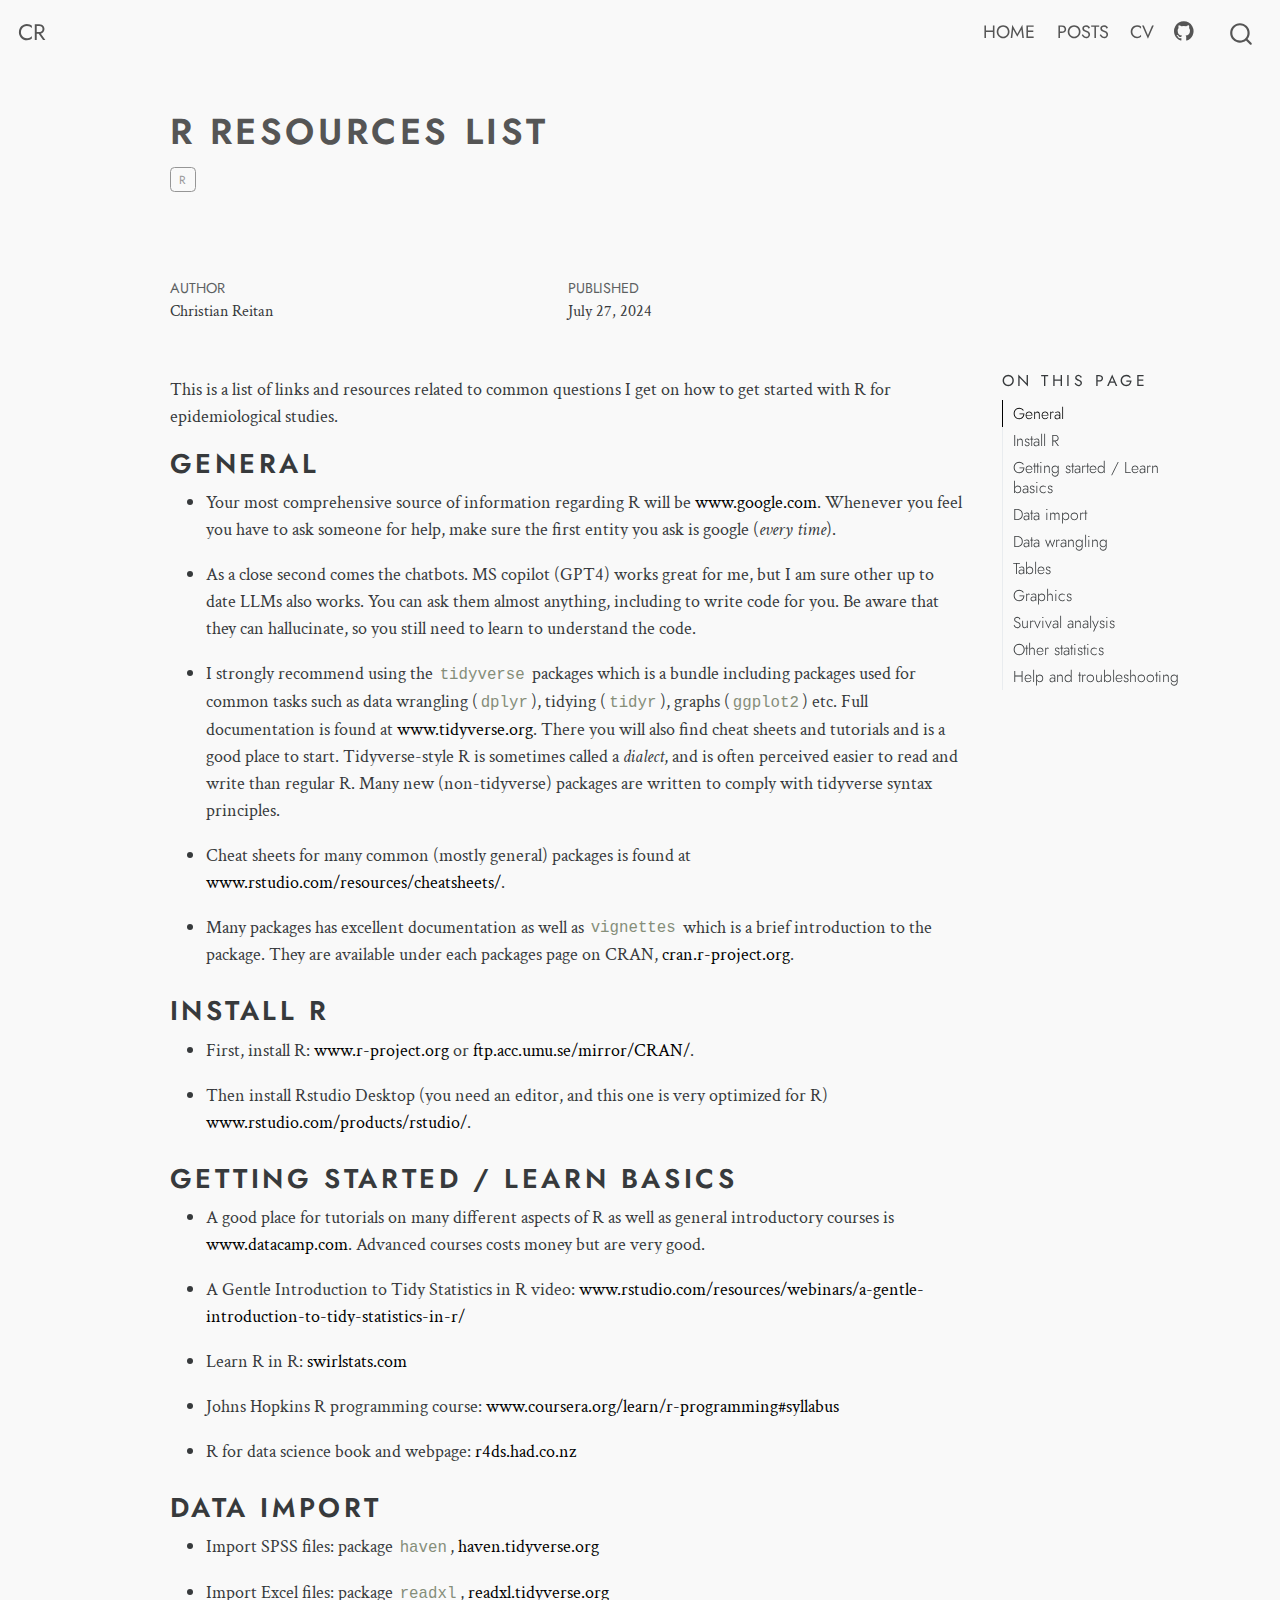
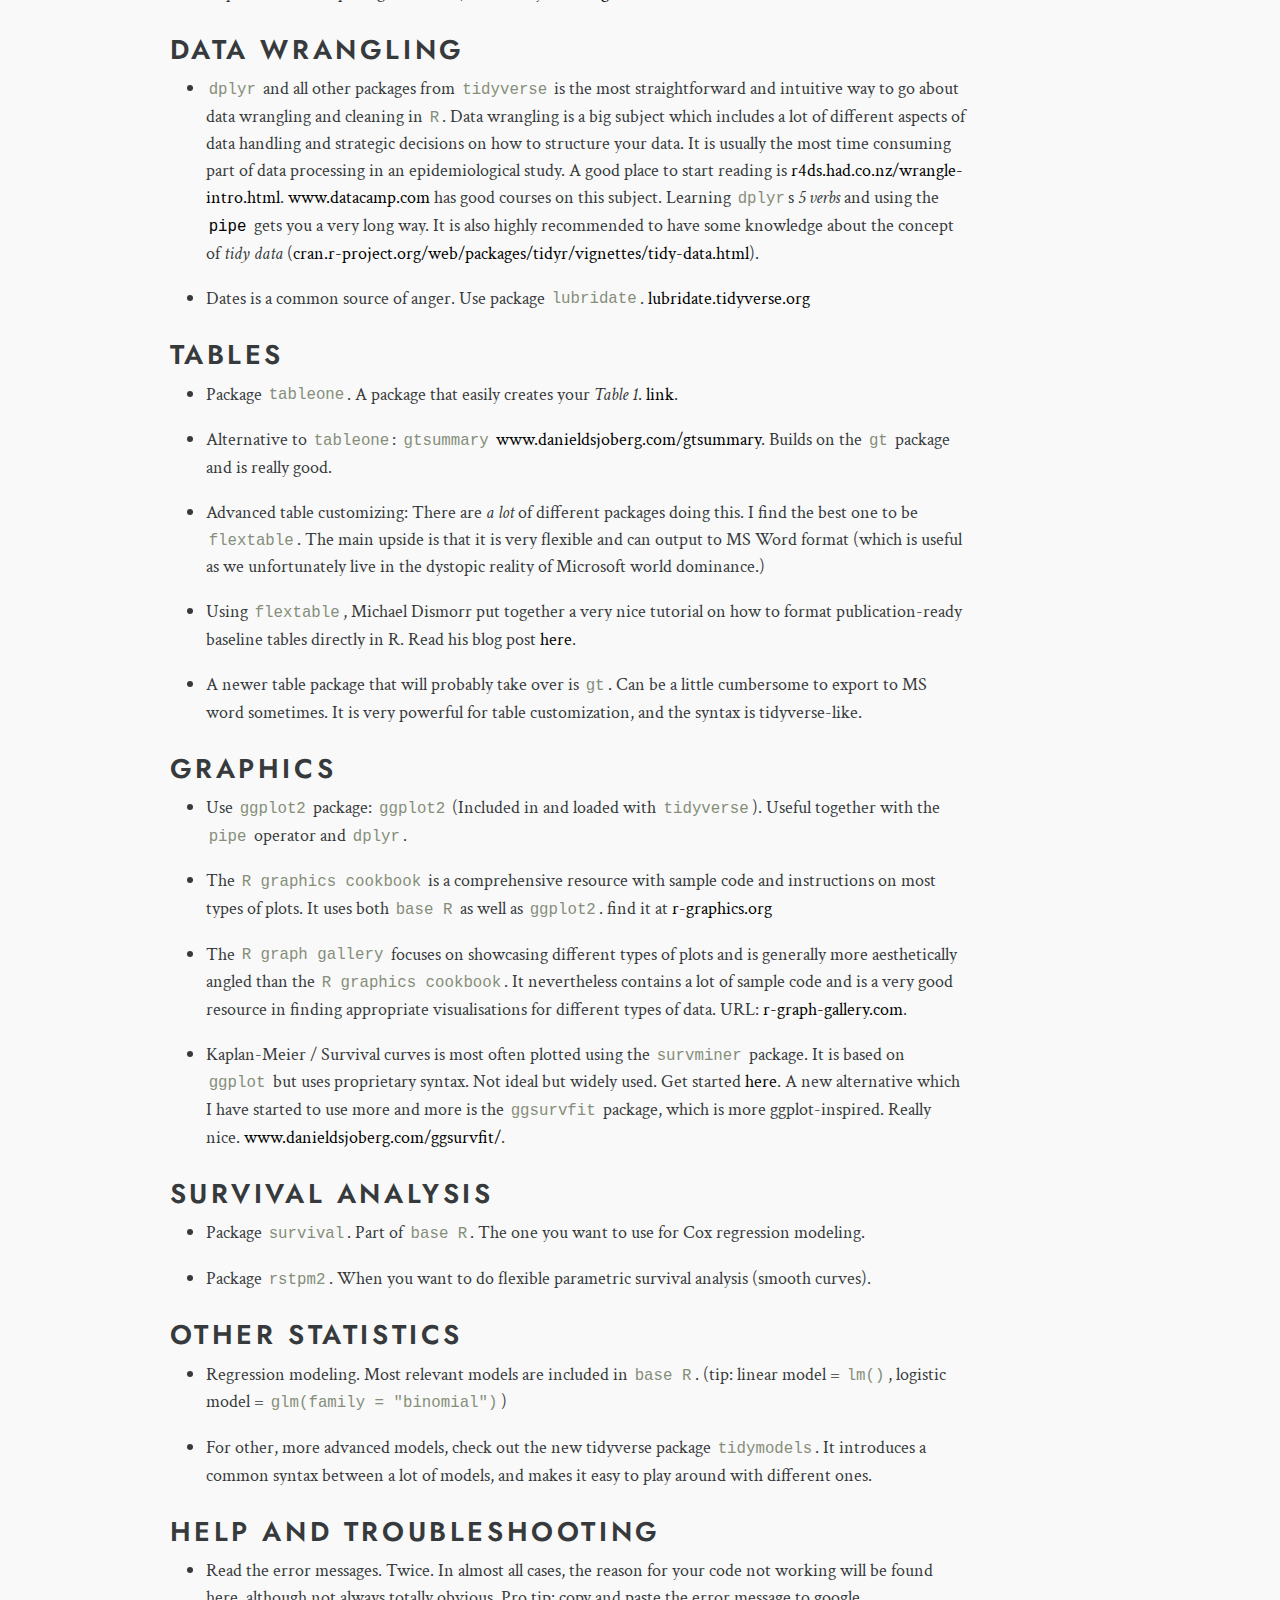
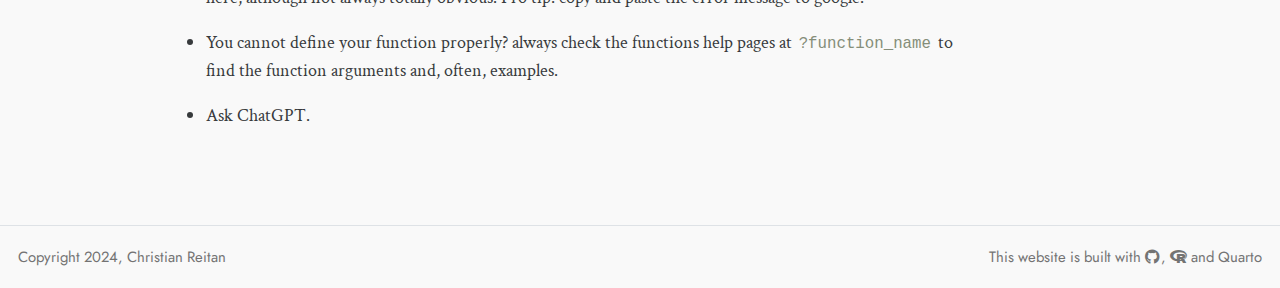
<file: posts/r_resources/index.html>
<!DOCTYPE html>
<html xmlns="http://www.w3.org/1999/xhtml" lang="en" xml:lang="en"><head>

<meta charset="utf-8">
<meta name="generator" content="quarto-1.2.269">

<meta name="viewport" content="width=device-width, initial-scale=1.0, user-scalable=yes">

<meta name="author" content="Christian Reitan">
<meta name="dcterms.date" content="2024-07-27">

<title>CR - R resources list</title>
<style>
code{white-space: pre-wrap;}
span.smallcaps{font-variant: small-caps;}
div.columns{display: flex; gap: min(4vw, 1.5em);}
div.column{flex: auto; overflow-x: auto;}
div.hanging-indent{margin-left: 1.5em; text-indent: -1.5em;}
ul.task-list{list-style: none;}
ul.task-list li input[type="checkbox"] {
  width: 0.8em;
  margin: 0 0.8em 0.2em -1.6em;
  vertical-align: middle;
}
</style>


<script src="../../site_libs/quarto-nav/quarto-nav.js"></script>
<script src="../../site_libs/quarto-nav/headroom.min.js"></script>
<script src="../../site_libs/clipboard/clipboard.min.js"></script>
<script src="../../site_libs/quarto-search/autocomplete.umd.js"></script>
<script src="../../site_libs/quarto-search/fuse.min.js"></script>
<script src="../../site_libs/quarto-search/quarto-search.js"></script>
<meta name="quarto:offset" content="../../">
<script src="../../site_libs/quarto-html/quarto.js"></script>
<script src="../../site_libs/quarto-html/popper.min.js"></script>
<script src="../../site_libs/quarto-html/tippy.umd.min.js"></script>
<script src="../../site_libs/quarto-html/anchor.min.js"></script>
<link href="../../site_libs/quarto-html/tippy.css" rel="stylesheet">
<link href="../../site_libs/quarto-html/quarto-syntax-highlighting.css" rel="stylesheet" id="quarto-text-highlighting-styles">
<script src="../../site_libs/bootstrap/bootstrap.min.js"></script>
<link href="../../site_libs/bootstrap/bootstrap-icons.css" rel="stylesheet">
<link href="../../site_libs/bootstrap/bootstrap.min.css" rel="stylesheet" id="quarto-bootstrap" data-mode="light">
<link href="../../site_libs/quarto-contrib/fontawesome6-0.1.0/all.css" rel="stylesheet">
<link href="../../site_libs/quarto-contrib/fontawesome6-0.1.0/latex-fontsize.css" rel="stylesheet">
<script id="quarto-search-options" type="application/json">{
  "location": "navbar",
  "copy-button": false,
  "collapse-after": 3,
  "panel-placement": "end",
  "type": "overlay",
  "limit": 20,
  "language": {
    "search-no-results-text": "No results",
    "search-matching-documents-text": "matching documents",
    "search-copy-link-title": "Copy link to search",
    "search-hide-matches-text": "Hide additional matches",
    "search-more-match-text": "more match in this document",
    "search-more-matches-text": "more matches in this document",
    "search-clear-button-title": "Clear",
    "search-detached-cancel-button-title": "Cancel",
    "search-submit-button-title": "Submit"
  }
}</script>


</head>

<body class="nav-fixed">

<div id="quarto-search-results"></div>
  <header id="quarto-header" class="headroom fixed-top">
    <nav class="navbar navbar-expand-lg navbar-dark ">
      <div class="navbar-container container-fluid">
      <div class="navbar-brand-container">
    <a class="navbar-brand" href="../../index.html">
    <span class="navbar-title">CR</span>
    </a>
  </div>
          <button class="navbar-toggler" type="button" data-bs-toggle="collapse" data-bs-target="#navbarCollapse" aria-controls="navbarCollapse" aria-expanded="false" aria-label="Toggle navigation" onclick="if (window.quartoToggleHeadroom) { window.quartoToggleHeadroom(); }">
  <span class="navbar-toggler-icon"></span>
</button>
          <div class="collapse navbar-collapse" id="navbarCollapse">
            <ul class="navbar-nav navbar-nav-scroll ms-auto">
  <li class="nav-item">
    <a class="nav-link" href="../../index.html">
 <span class="menu-text">Home</span></a>
  </li>  
  <li class="nav-item">
    <a class="nav-link" href="../../posts.html">
 <span class="menu-text">Posts</span></a>
  </li>  
  <li class="nav-item">
    <a class="nav-link" href="../../CV.html">
 <span class="menu-text">CV</span></a>
  </li>  
  <li class="nav-item compact">
    <a class="nav-link" href="https://github.com/reitancorp"><i class="bi bi-github" role="img">
</i> 
 <span class="menu-text"></span></a>
  </li>  
</ul>
              <div id="quarto-search" class="" title="Search"></div>
          </div> <!-- /navcollapse -->
      </div> <!-- /container-fluid -->
    </nav>
</header>
<!-- content -->
<header id="title-block-header" class="quarto-title-block default page-columns page-full">
  <div class="quarto-title-banner page-columns page-full">
    <div class="quarto-title column-body">
      <h1 class="title">R resources list</h1>
                                <div class="quarto-categories">
                <div class="quarto-category">R</div>
              </div>
                  </div>
  </div>
    
  
  <div class="quarto-title-meta">

      <div>
      <div class="quarto-title-meta-heading">Author</div>
      <div class="quarto-title-meta-contents">
               <p>Christian Reitan </p>
            </div>
    </div>
      
      <div>
      <div class="quarto-title-meta-heading">Published</div>
      <div class="quarto-title-meta-contents">
        <p class="date">July 27, 2024</p>
      </div>
    </div>
    
      
    </div>
    
  
  </header><div id="quarto-content" class="quarto-container page-columns page-rows-contents page-layout-article page-navbar">
<!-- sidebar -->
<!-- margin-sidebar -->
    <div id="quarto-margin-sidebar" class="sidebar margin-sidebar">
        <nav id="TOC" role="doc-toc" class="toc-active">
    <h2 id="toc-title">On this page</h2>
   
  <ul>
  <li><a href="#general" id="toc-general" class="nav-link active" data-scroll-target="#general">General</a></li>
  <li><a href="#install-r" id="toc-install-r" class="nav-link" data-scroll-target="#install-r">Install R</a></li>
  <li><a href="#getting-started-learn-basics" id="toc-getting-started-learn-basics" class="nav-link" data-scroll-target="#getting-started-learn-basics">Getting started / Learn basics</a></li>
  <li><a href="#data-import" id="toc-data-import" class="nav-link" data-scroll-target="#data-import">Data import</a></li>
  <li><a href="#data-wrangling" id="toc-data-wrangling" class="nav-link" data-scroll-target="#data-wrangling">Data wrangling</a></li>
  <li><a href="#tables" id="toc-tables" class="nav-link" data-scroll-target="#tables">Tables</a></li>
  <li><a href="#graphics" id="toc-graphics" class="nav-link" data-scroll-target="#graphics">Graphics</a></li>
  <li><a href="#survival-analysis" id="toc-survival-analysis" class="nav-link" data-scroll-target="#survival-analysis">Survival analysis</a></li>
  <li><a href="#other-statistics" id="toc-other-statistics" class="nav-link" data-scroll-target="#other-statistics">Other statistics</a></li>
  <li><a href="#help-and-troubleshooting" id="toc-help-and-troubleshooting" class="nav-link" data-scroll-target="#help-and-troubleshooting">Help and troubleshooting</a></li>
  </ul>
</nav>
    </div>
<!-- main -->
<main class="content quarto-banner-title-block" id="quarto-document-content">




<p>This is a list of links and resources related to common questions I get on how to get started with R for epidemiological studies.</p>
<section id="general" class="level3">
<h3 class="anchored" data-anchor-id="general">General</h3>
<ul>
<li><p>Your most comprehensive source of information regarding R will be <a href="http://www.google.com%3E">www.google.com</a>. Whenever you feel you have to ask someone for help, make sure the first entity you ask is google (<em>every time</em>).</p></li>
<li><p>As a close second comes the chatbots. MS copilot (GPT4) works great for me, but I am sure other up to date LLMs also works. You can ask them almost anything, including to write code for you. Be aware that they can hallucinate, so you still need to learn to understand the code.</p></li>
<li><p>I strongly recommend using the <code>tidyverse</code> packages which is a bundle including packages used for common tasks such as data wrangling (<code>dplyr</code>), tidying (<code>tidyr</code>), graphs (<code>ggplot2</code>) etc. Full documentation is found at <a href="https://www.tidyverse.org">www.tidyverse.org</a>. There you will also find cheat sheets and tutorials and is a good place to start. Tidyverse-style R is sometimes called a <em>dialect</em>, and is often perceived easier to read and write than regular R. Many new (non-tidyverse) packages are written to comply with tidyverse syntax principles.</p></li>
<li><p>Cheat sheets for many common (mostly general) packages is found at <a href="https://www.rstudio.com/resources/cheatsheets/">www.rstudio.com/resources/cheatsheets/</a>.</p></li>
<li><p>Many packages has excellent documentation as well as <code>vignettes</code> which is a brief introduction to the package. They are available under each packages page on CRAN, <a href="https://cran.r-project.org">cran.r-project.org</a>.</p></li>
</ul>
</section>
<section id="install-r" class="level3">
<h3 class="anchored" data-anchor-id="install-r">Install R</h3>
<ul>
<li><p>First, install R: <a href="https://www.r-project.org">www.r-project.org</a> or <a href="https://ftp.acc.umu.se/mirror/CRAN/">ftp.acc.umu.se/mirror/CRAN/</a>.</p></li>
<li><p>Then install Rstudio Desktop (you need an editor, and this one is very optimized for R) <a href="https://www.rstudio.com/products/rstudio/">www.rstudio.com/products/rstudio/</a>.</p></li>
</ul>
</section>
<section id="getting-started-learn-basics" class="level3">
<h3 class="anchored" data-anchor-id="getting-started-learn-basics">Getting started / Learn basics</h3>
<ul>
<li><p>A good place for tutorials on many different aspects of R as well as general introductory courses is <a href="https://www.datacamp.com">www.datacamp.com</a>. Advanced courses costs money but are very good.</p></li>
<li><p>A Gentle Introduction to Tidy Statistics in R video: <a href="https://www.rstudio.com/resources/webinars/a-gentle-introduction-to-tidy-statistics-in-r/">www.rstudio.com/resources/webinars/a-gentle-introduction-to-tidy-statistics-in-r/</a></p></li>
<li><p>Learn R in R: <a href="https://swirlstats.com">swirlstats.com</a></p></li>
<li><p>Johns Hopkins R programming course: <a href="https://www.coursera.org/learn/r-programming#syllabus">www.coursera.org/learn/r-programming#syllabus</a></p></li>
<li><p>R for data science book and webpage: <a href="https://r4ds.had.co.nz">r4ds.had.co.nz</a></p></li>
</ul>
</section>
<section id="data-import" class="level3">
<h3 class="anchored" data-anchor-id="data-import">Data import</h3>
<ul>
<li><p>Import SPSS files: package <code>haven</code>, <a href="https://haven.tidyverse.org">haven.tidyverse.org</a></p></li>
<li><p>Import Excel files: package <code>readxl</code>, <a href="https://readxl.tidyverse.org">readxl.tidyverse.org</a></p></li>
</ul>
</section>
<section id="data-wrangling" class="level3">
<h3 class="anchored" data-anchor-id="data-wrangling">Data wrangling</h3>
<ul>
<li><p><code>dplyr</code> and all other packages from <code>tidyverse</code> is the most straightforward and intuitive way to go about data wrangling and cleaning in <code>R</code>. Data wrangling is a big subject which includes a lot of different aspects of data handling and strategic decisions on how to structure your data. It is usually the most time consuming part of data processing in an epidemiological study. A good place to start reading is <a href="https://r4ds.had.co.nz/wrangle-intro.html">r4ds.had.co.nz/wrangle-intro.html</a>. <a href="https://www.datacamp.com">www.datacamp.com</a> has good courses on this subject. Learning <code>dplyr</code>s <em>5 verbs</em> and using the <a href="https://towardsdatascience.com/an-introduction-to-the-pipe-in-r-823090760d64"><code>pipe</code></a> gets you a very long way. It is also highly recommended to have some knowledge about the concept of <em>tidy data</em> (<a href="https://cran.r-project.org/web/packages/tidyr/vignettes/tidy-data.html">cran.r-project.org/web/packages/tidyr/vignettes/tidy-data.html</a>).</p></li>
<li><p>Dates is a common source of anger. Use package <code>lubridate</code>. <a href="https://lubridate.tidyverse.org">lubridate.tidyverse.org</a></p></li>
</ul>
</section>
<section id="tables" class="level3">
<h3 class="anchored" data-anchor-id="tables">Tables</h3>
<ul>
<li><p>Package <code>tableone</code>. A package that easily creates your <em>Table 1</em>. <a href="https://cran.r-project.org/web/packages/tableone/vignettes/introduction.html">link</a>.</p></li>
<li><p>Alternative to <code>tableone</code>: <code>gtsummary</code> <a href="https://www.danieldsjoberg.com/gtsummary/">www.danieldsjoberg.com/gtsummary</a>. Builds on the <code>gt</code> package and is really good.</p></li>
<li><p>Advanced table customizing: There are <em>a lot</em> of different packages doing this. I find the best one to be <code>flextable</code>. The main upside is that it is very flexible and can output to MS Word format (which is useful as we unfortunately live in the dystopic reality of Microsoft world dominance.)</p></li>
<li><p>Using <code>flextable</code>, Michael Dismorr put together a very nice tutorial on how to format publication-ready baseline tables directly in R. Read his blog post <a href="https://michaeldismorrmd.github.io/posts/publication-ready-tables-with-flextable-and-own-theme/">here</a>.</p></li>
<li><p>A newer table package that will probably take over is <code>gt</code>. Can be a little cumbersome to export to MS word sometimes. It is very powerful for table customization, and the syntax is tidyverse-like.</p></li>
</ul>
</section>
<section id="graphics" class="level3">
<h3 class="anchored" data-anchor-id="graphics">Graphics</h3>
<ul>
<li><p>Use <code>ggplot2</code> package: <code>ggplot2</code> (Included in and loaded with <code>tidyverse</code>). Useful together with the <code>pipe</code> operator and <code>dplyr</code>.</p></li>
<li><p>The <code>R graphics cookbook</code> is a comprehensive resource with sample code and instructions on most types of plots. It uses both <code>base R</code> as well as <code>ggplot2</code>. find it at <a href="https://r-graphics.org">r-graphics.org</a></p></li>
<li><p>The <code>R graph gallery</code> focuses on showcasing different types of plots and is generally more aesthetically angled than the <code>R graphics cookbook</code>. It nevertheless contains a lot of sample code and is a very good resource in finding appropriate visualisations for different types of data. URL: <a href="https://r-graph-gallery.com">r-graph-gallery.com</a>.</p></li>
<li><p>Kaplan-Meier / Survival curves is most often plotted using the <code>survminer</code> package. It is based on <code>ggplot</code> but uses proprietary syntax. Not ideal but widely used. Get started <a href="https://cran.r-project.org/web/packages/survminer/vignettes/Informative_Survival_Plots.html">here</a>. A new alternative which I have started to use more and more is the <code>ggsurvfit</code> package, which is more ggplot-inspired. Really nice. <a href="https://www.danieldsjoberg.com/ggsurvfit/">www.danieldsjoberg.com/ggsurvfit/</a>.</p></li>
</ul>
</section>
<section id="survival-analysis" class="level3">
<h3 class="anchored" data-anchor-id="survival-analysis">Survival analysis</h3>
<ul>
<li><p>Package <code>survival</code>. Part of <code>base R</code>. The one you want to use for Cox regression modeling.</p></li>
<li><p>Package <code>rstpm2</code>. When you want to do flexible parametric survival analysis (smooth curves).</p></li>
</ul>
</section>
<section id="other-statistics" class="level3">
<h3 class="anchored" data-anchor-id="other-statistics">Other statistics</h3>
<ul>
<li><p>Regression modeling. Most relevant models are included in <code>base R</code>. (tip: linear model = <code>lm()</code>, logistic model = <code>glm(family = "binomial")</code>)</p></li>
<li><p>For other, more advanced models, check out the new tidyverse package <code>tidymodels</code>. It introduces a common syntax between a lot of models, and makes it easy to play around with different ones.</p></li>
</ul>
</section>
<section id="help-and-troubleshooting" class="level3">
<h3 class="anchored" data-anchor-id="help-and-troubleshooting">Help and troubleshooting</h3>
<ul>
<li><p>Read the error messages. Twice. In almost all cases, the reason for your code not working will be found here, although not always totally obvious. Pro tip: copy and paste the error message to google.</p></li>
<li><p>You cannot define your function properly? always check the functions help pages at <code>?function_name</code> to find the function arguments and, often, examples.</p></li>
<li><p>Ask ChatGPT.</p></li>
</ul>


</section>

</main> <!-- /main -->
<script id="quarto-html-after-body" type="application/javascript">
window.document.addEventListener("DOMContentLoaded", function (event) {
  const toggleBodyColorMode = (bsSheetEl) => {
    const mode = bsSheetEl.getAttribute("data-mode");
    const bodyEl = window.document.querySelector("body");
    if (mode === "dark") {
      bodyEl.classList.add("quarto-dark");
      bodyEl.classList.remove("quarto-light");
    } else {
      bodyEl.classList.add("quarto-light");
      bodyEl.classList.remove("quarto-dark");
    }
  }
  const toggleBodyColorPrimary = () => {
    const bsSheetEl = window.document.querySelector("link#quarto-bootstrap");
    if (bsSheetEl) {
      toggleBodyColorMode(bsSheetEl);
    }
  }
  toggleBodyColorPrimary();  
  const icon = "";
  const anchorJS = new window.AnchorJS();
  anchorJS.options = {
    placement: 'right',
    icon: icon
  };
  anchorJS.add('.anchored');
  const clipboard = new window.ClipboardJS('.code-copy-button', {
    target: function(trigger) {
      return trigger.previousElementSibling;
    }
  });
  clipboard.on('success', function(e) {
    // button target
    const button = e.trigger;
    // don't keep focus
    button.blur();
    // flash "checked"
    button.classList.add('code-copy-button-checked');
    var currentTitle = button.getAttribute("title");
    button.setAttribute("title", "Copied!");
    let tooltip;
    if (window.bootstrap) {
      button.setAttribute("data-bs-toggle", "tooltip");
      button.setAttribute("data-bs-placement", "left");
      button.setAttribute("data-bs-title", "Copied!");
      tooltip = new bootstrap.Tooltip(button, 
        { trigger: "manual", 
          customClass: "code-copy-button-tooltip",
          offset: [0, -8]});
      tooltip.show();    
    }
    setTimeout(function() {
      if (tooltip) {
        tooltip.hide();
        button.removeAttribute("data-bs-title");
        button.removeAttribute("data-bs-toggle");
        button.removeAttribute("data-bs-placement");
      }
      button.setAttribute("title", currentTitle);
      button.classList.remove('code-copy-button-checked');
    }, 1000);
    // clear code selection
    e.clearSelection();
  });
  function tippyHover(el, contentFn) {
    const config = {
      allowHTML: true,
      content: contentFn,
      maxWidth: 500,
      delay: 100,
      arrow: false,
      appendTo: function(el) {
          return el.parentElement;
      },
      interactive: true,
      interactiveBorder: 10,
      theme: 'quarto',
      placement: 'bottom-start'
    };
    window.tippy(el, config); 
  }
  const noterefs = window.document.querySelectorAll('a[role="doc-noteref"]');
  for (var i=0; i<noterefs.length; i++) {
    const ref = noterefs[i];
    tippyHover(ref, function() {
      // use id or data attribute instead here
      let href = ref.getAttribute('data-footnote-href') || ref.getAttribute('href');
      try { href = new URL(href).hash; } catch {}
      const id = href.replace(/^#\/?/, "");
      const note = window.document.getElementById(id);
      return note.innerHTML;
    });
  }
  const findCites = (el) => {
    const parentEl = el.parentElement;
    if (parentEl) {
      const cites = parentEl.dataset.cites;
      if (cites) {
        return {
          el,
          cites: cites.split(' ')
        };
      } else {
        return findCites(el.parentElement)
      }
    } else {
      return undefined;
    }
  };
  var bibliorefs = window.document.querySelectorAll('a[role="doc-biblioref"]');
  for (var i=0; i<bibliorefs.length; i++) {
    const ref = bibliorefs[i];
    const citeInfo = findCites(ref);
    if (citeInfo) {
      tippyHover(citeInfo.el, function() {
        var popup = window.document.createElement('div');
        citeInfo.cites.forEach(function(cite) {
          var citeDiv = window.document.createElement('div');
          citeDiv.classList.add('hanging-indent');
          citeDiv.classList.add('csl-entry');
          var biblioDiv = window.document.getElementById('ref-' + cite);
          if (biblioDiv) {
            citeDiv.innerHTML = biblioDiv.innerHTML;
          }
          popup.appendChild(citeDiv);
        });
        return popup.innerHTML;
      });
    }
  }
});
</script>
</div> <!-- /content -->
<footer class="footer">
  <div class="nav-footer">
    <div class="nav-footer-left">Copyright 2024, Christian Reitan</div>   
    <div class="nav-footer-right">This website is built with <a href="https://github.com/samanthacsik/samanthacsik.github.io" target="_blank"><i class="fa-brands fa-github" title="GitHub octocat logo" aria-label="github"></i></a>, <a href="https://www.r-project.org/about.html" target="_blank"><i class="fa-brands fa-r-project" title="R Project" aria-label="r-project"></i></a> and <a href="https://quarto.org/" target="_blank">Quarto</a></div>
  </div>
</footer>



</body></html>
</file>
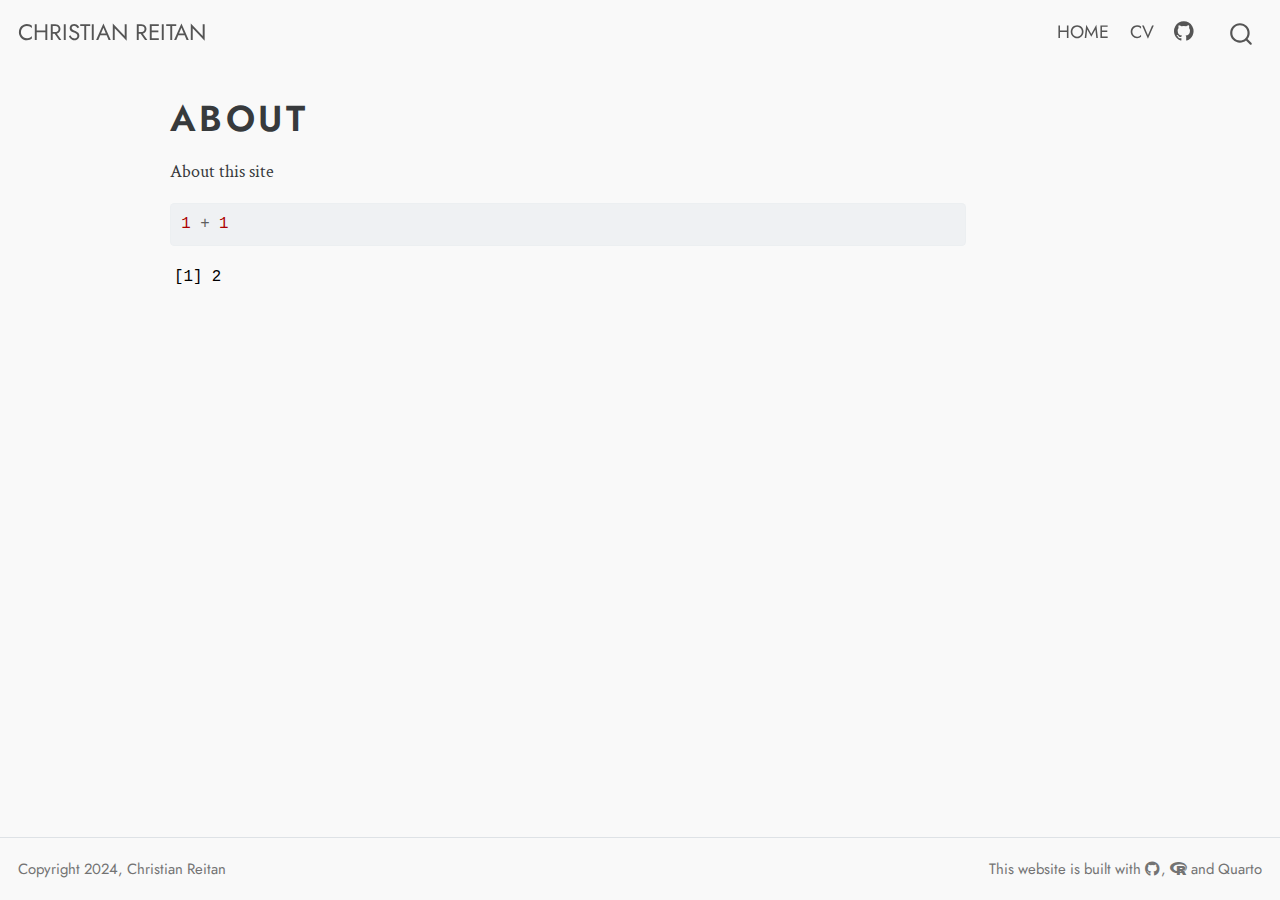
<file: about.html>
<!DOCTYPE html>
<html xmlns="http://www.w3.org/1999/xhtml" lang="en" xml:lang="en"><head>

<meta charset="utf-8">
<meta name="generator" content="quarto-1.2.269">

<meta name="viewport" content="width=device-width, initial-scale=1.0, user-scalable=yes">


<title>Christian Reitan - About</title>
<style>
code{white-space: pre-wrap;}
span.smallcaps{font-variant: small-caps;}
div.columns{display: flex; gap: min(4vw, 1.5em);}
div.column{flex: auto; overflow-x: auto;}
div.hanging-indent{margin-left: 1.5em; text-indent: -1.5em;}
ul.task-list{list-style: none;}
ul.task-list li input[type="checkbox"] {
  width: 0.8em;
  margin: 0 0.8em 0.2em -1.6em;
  vertical-align: middle;
}
pre > code.sourceCode { white-space: pre; position: relative; }
pre > code.sourceCode > span { display: inline-block; line-height: 1.25; }
pre > code.sourceCode > span:empty { height: 1.2em; }
.sourceCode { overflow: visible; }
code.sourceCode > span { color: inherit; text-decoration: inherit; }
div.sourceCode { margin: 1em 0; }
pre.sourceCode { margin: 0; }
@media screen {
div.sourceCode { overflow: auto; }
}
@media print {
pre > code.sourceCode { white-space: pre-wrap; }
pre > code.sourceCode > span { text-indent: -5em; padding-left: 5em; }
}
pre.numberSource code
  { counter-reset: source-line 0; }
pre.numberSource code > span
  { position: relative; left: -4em; counter-increment: source-line; }
pre.numberSource code > span > a:first-child::before
  { content: counter(source-line);
    position: relative; left: -1em; text-align: right; vertical-align: baseline;
    border: none; display: inline-block;
    -webkit-touch-callout: none; -webkit-user-select: none;
    -khtml-user-select: none; -moz-user-select: none;
    -ms-user-select: none; user-select: none;
    padding: 0 4px; width: 4em;
    color: #aaaaaa;
  }
pre.numberSource { margin-left: 3em; border-left: 1px solid #aaaaaa;  padding-left: 4px; }
div.sourceCode
  {   }
@media screen {
pre > code.sourceCode > span > a:first-child::before { text-decoration: underline; }
}
code span.al { color: #ff0000; font-weight: bold; } /* Alert */
code span.an { color: #60a0b0; font-weight: bold; font-style: italic; } /* Annotation */
code span.at { color: #7d9029; } /* Attribute */
code span.bn { color: #40a070; } /* BaseN */
code span.bu { color: #008000; } /* BuiltIn */
code span.cf { color: #007020; font-weight: bold; } /* ControlFlow */
code span.ch { color: #4070a0; } /* Char */
code span.cn { color: #880000; } /* Constant */
code span.co { color: #60a0b0; font-style: italic; } /* Comment */
code span.cv { color: #60a0b0; font-weight: bold; font-style: italic; } /* CommentVar */
code span.do { color: #ba2121; font-style: italic; } /* Documentation */
code span.dt { color: #902000; } /* DataType */
code span.dv { color: #40a070; } /* DecVal */
code span.er { color: #ff0000; font-weight: bold; } /* Error */
code span.ex { } /* Extension */
code span.fl { color: #40a070; } /* Float */
code span.fu { color: #06287e; } /* Function */
code span.im { color: #008000; font-weight: bold; } /* Import */
code span.in { color: #60a0b0; font-weight: bold; font-style: italic; } /* Information */
code span.kw { color: #007020; font-weight: bold; } /* Keyword */
code span.op { color: #666666; } /* Operator */
code span.ot { color: #007020; } /* Other */
code span.pp { color: #bc7a00; } /* Preprocessor */
code span.sc { color: #4070a0; } /* SpecialChar */
code span.ss { color: #bb6688; } /* SpecialString */
code span.st { color: #4070a0; } /* String */
code span.va { color: #19177c; } /* Variable */
code span.vs { color: #4070a0; } /* VerbatimString */
code span.wa { color: #60a0b0; font-weight: bold; font-style: italic; } /* Warning */
</style>


<script src="site_libs/quarto-nav/quarto-nav.js"></script>
<script src="site_libs/quarto-nav/headroom.min.js"></script>
<script src="site_libs/clipboard/clipboard.min.js"></script>
<script src="site_libs/quarto-search/autocomplete.umd.js"></script>
<script src="site_libs/quarto-search/fuse.min.js"></script>
<script src="site_libs/quarto-search/quarto-search.js"></script>
<meta name="quarto:offset" content="./">
<script src="site_libs/quarto-html/quarto.js"></script>
<script src="site_libs/quarto-html/popper.min.js"></script>
<script src="site_libs/quarto-html/tippy.umd.min.js"></script>
<script src="site_libs/quarto-html/anchor.min.js"></script>
<link href="site_libs/quarto-html/tippy.css" rel="stylesheet">
<link href="site_libs/quarto-html/quarto-syntax-highlighting.css" rel="stylesheet" id="quarto-text-highlighting-styles">
<script src="site_libs/bootstrap/bootstrap.min.js"></script>
<link href="site_libs/bootstrap/bootstrap-icons.css" rel="stylesheet">
<link href="site_libs/bootstrap/bootstrap.min.css" rel="stylesheet" id="quarto-bootstrap" data-mode="light">
<link href="site_libs/quarto-contrib/fontawesome6-0.1.0/all.css" rel="stylesheet">
<link href="site_libs/quarto-contrib/fontawesome6-0.1.0/latex-fontsize.css" rel="stylesheet">
<script id="quarto-search-options" type="application/json">{
  "location": "navbar",
  "copy-button": false,
  "collapse-after": 3,
  "panel-placement": "end",
  "type": "overlay",
  "limit": 20,
  "language": {
    "search-no-results-text": "No results",
    "search-matching-documents-text": "matching documents",
    "search-copy-link-title": "Copy link to search",
    "search-hide-matches-text": "Hide additional matches",
    "search-more-match-text": "more match in this document",
    "search-more-matches-text": "more matches in this document",
    "search-clear-button-title": "Clear",
    "search-detached-cancel-button-title": "Cancel",
    "search-submit-button-title": "Submit"
  }
}</script>


</head>

<body class="nav-fixed">

<div id="quarto-search-results"></div>
  <header id="quarto-header" class="headroom fixed-top">
    <nav class="navbar navbar-expand-lg navbar-dark ">
      <div class="navbar-container container-fluid">
      <div class="navbar-brand-container">
    <a class="navbar-brand" href="./index.html">
    <span class="navbar-title">Christian Reitan</span>
    </a>
  </div>
          <button class="navbar-toggler" type="button" data-bs-toggle="collapse" data-bs-target="#navbarCollapse" aria-controls="navbarCollapse" aria-expanded="false" aria-label="Toggle navigation" onclick="if (window.quartoToggleHeadroom) { window.quartoToggleHeadroom(); }">
  <span class="navbar-toggler-icon"></span>
</button>
          <div class="collapse navbar-collapse" id="navbarCollapse">
            <ul class="navbar-nav navbar-nav-scroll ms-auto">
  <li class="nav-item">
    <a class="nav-link" href="./index.html">
 <span class="menu-text">Home</span></a>
  </li>  
  <li class="nav-item">
    <a class="nav-link" href="./CV.html">
 <span class="menu-text">CV</span></a>
  </li>  
  <li class="nav-item compact">
    <a class="nav-link" href="https://github.com/reitancorp"><i class="bi bi-github" role="img">
</i> 
 <span class="menu-text"></span></a>
  </li>  
</ul>
              <div id="quarto-search" class="" title="Search"></div>
          </div> <!-- /navcollapse -->
      </div> <!-- /container-fluid -->
    </nav>
</header>
<!-- content -->
<div id="quarto-content" class="quarto-container page-columns page-rows-contents page-layout-article page-navbar">
<!-- sidebar -->
<!-- margin-sidebar -->
    <div id="quarto-margin-sidebar" class="sidebar margin-sidebar">
        
    </div>
<!-- main -->
<main class="content" id="quarto-document-content">

<header id="title-block-header" class="quarto-title-block default">
<div class="quarto-title">
<h1 class="title">About</h1>
</div>



<div class="quarto-title-meta">

    
  
    
  </div>
  

</header>

<p>About this site</p>
<div class="cell">
<div class="sourceCode cell-code" id="cb1"><pre class="sourceCode r code-with-copy"><code class="sourceCode r"><span id="cb1-1"><a href="#cb1-1" aria-hidden="true" tabindex="-1"></a><span class="dv">1</span> <span class="sc">+</span> <span class="dv">1</span></span></code><button title="Copy to Clipboard" class="code-copy-button"><i class="bi"></i></button></pre></div>
<div class="cell-output cell-output-stdout">
<pre><code>[1] 2</code></pre>
</div>
</div>



</main> <!-- /main -->
<script id="quarto-html-after-body" type="application/javascript">
window.document.addEventListener("DOMContentLoaded", function (event) {
  const toggleBodyColorMode = (bsSheetEl) => {
    const mode = bsSheetEl.getAttribute("data-mode");
    const bodyEl = window.document.querySelector("body");
    if (mode === "dark") {
      bodyEl.classList.add("quarto-dark");
      bodyEl.classList.remove("quarto-light");
    } else {
      bodyEl.classList.add("quarto-light");
      bodyEl.classList.remove("quarto-dark");
    }
  }
  const toggleBodyColorPrimary = () => {
    const bsSheetEl = window.document.querySelector("link#quarto-bootstrap");
    if (bsSheetEl) {
      toggleBodyColorMode(bsSheetEl);
    }
  }
  toggleBodyColorPrimary();  
  const icon = "";
  const anchorJS = new window.AnchorJS();
  anchorJS.options = {
    placement: 'right',
    icon: icon
  };
  anchorJS.add('.anchored');
  const clipboard = new window.ClipboardJS('.code-copy-button', {
    target: function(trigger) {
      return trigger.previousElementSibling;
    }
  });
  clipboard.on('success', function(e) {
    // button target
    const button = e.trigger;
    // don't keep focus
    button.blur();
    // flash "checked"
    button.classList.add('code-copy-button-checked');
    var currentTitle = button.getAttribute("title");
    button.setAttribute("title", "Copied!");
    let tooltip;
    if (window.bootstrap) {
      button.setAttribute("data-bs-toggle", "tooltip");
      button.setAttribute("data-bs-placement", "left");
      button.setAttribute("data-bs-title", "Copied!");
      tooltip = new bootstrap.Tooltip(button, 
        { trigger: "manual", 
          customClass: "code-copy-button-tooltip",
          offset: [0, -8]});
      tooltip.show();    
    }
    setTimeout(function() {
      if (tooltip) {
        tooltip.hide();
        button.removeAttribute("data-bs-title");
        button.removeAttribute("data-bs-toggle");
        button.removeAttribute("data-bs-placement");
      }
      button.setAttribute("title", currentTitle);
      button.classList.remove('code-copy-button-checked');
    }, 1000);
    // clear code selection
    e.clearSelection();
  });
  function tippyHover(el, contentFn) {
    const config = {
      allowHTML: true,
      content: contentFn,
      maxWidth: 500,
      delay: 100,
      arrow: false,
      appendTo: function(el) {
          return el.parentElement;
      },
      interactive: true,
      interactiveBorder: 10,
      theme: 'quarto',
      placement: 'bottom-start'
    };
    window.tippy(el, config); 
  }
  const noterefs = window.document.querySelectorAll('a[role="doc-noteref"]');
  for (var i=0; i<noterefs.length; i++) {
    const ref = noterefs[i];
    tippyHover(ref, function() {
      // use id or data attribute instead here
      let href = ref.getAttribute('data-footnote-href') || ref.getAttribute('href');
      try { href = new URL(href).hash; } catch {}
      const id = href.replace(/^#\/?/, "");
      const note = window.document.getElementById(id);
      return note.innerHTML;
    });
  }
  const findCites = (el) => {
    const parentEl = el.parentElement;
    if (parentEl) {
      const cites = parentEl.dataset.cites;
      if (cites) {
        return {
          el,
          cites: cites.split(' ')
        };
      } else {
        return findCites(el.parentElement)
      }
    } else {
      return undefined;
    }
  };
  var bibliorefs = window.document.querySelectorAll('a[role="doc-biblioref"]');
  for (var i=0; i<bibliorefs.length; i++) {
    const ref = bibliorefs[i];
    const citeInfo = findCites(ref);
    if (citeInfo) {
      tippyHover(citeInfo.el, function() {
        var popup = window.document.createElement('div');
        citeInfo.cites.forEach(function(cite) {
          var citeDiv = window.document.createElement('div');
          citeDiv.classList.add('hanging-indent');
          citeDiv.classList.add('csl-entry');
          var biblioDiv = window.document.getElementById('ref-' + cite);
          if (biblioDiv) {
            citeDiv.innerHTML = biblioDiv.innerHTML;
          }
          popup.appendChild(citeDiv);
        });
        return popup.innerHTML;
      });
    }
  }
});
</script>
</div> <!-- /content -->
<footer class="footer">
  <div class="nav-footer">
    <div class="nav-footer-left">Copyright 2024, Christian Reitan</div>   
    <div class="nav-footer-right">This website is built with <a href="https://github.com/samanthacsik/samanthacsik.github.io" target="_blank"><i class="fa-brands fa-github" title="GitHub octocat logo" aria-label="github"></i></a>, <a href="https://www.r-project.org/about.html" target="_blank"><i class="fa-brands fa-r-project" title="R Project" aria-label="r-project"></i></a> and <a href="https://quarto.org/" target="_blank">Quarto</a></div>
  </div>
</footer>



</body></html>
</file>
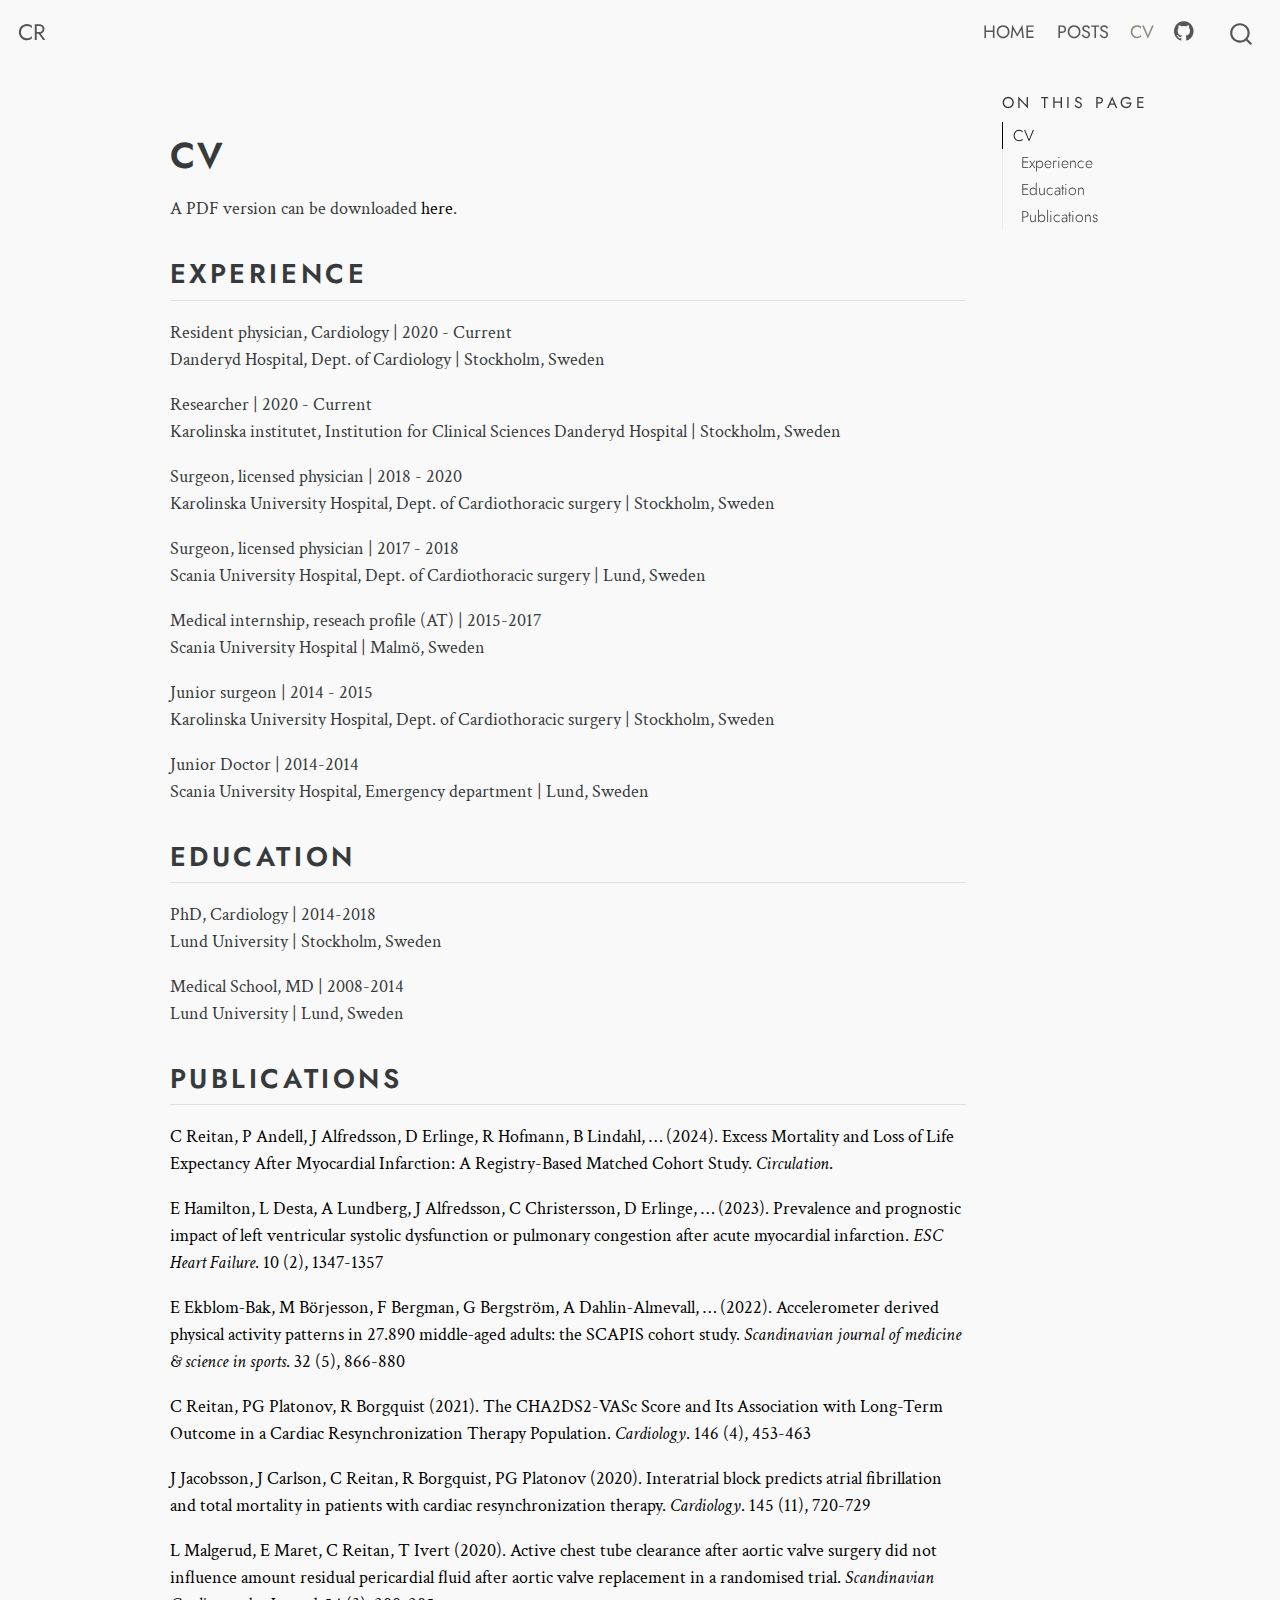
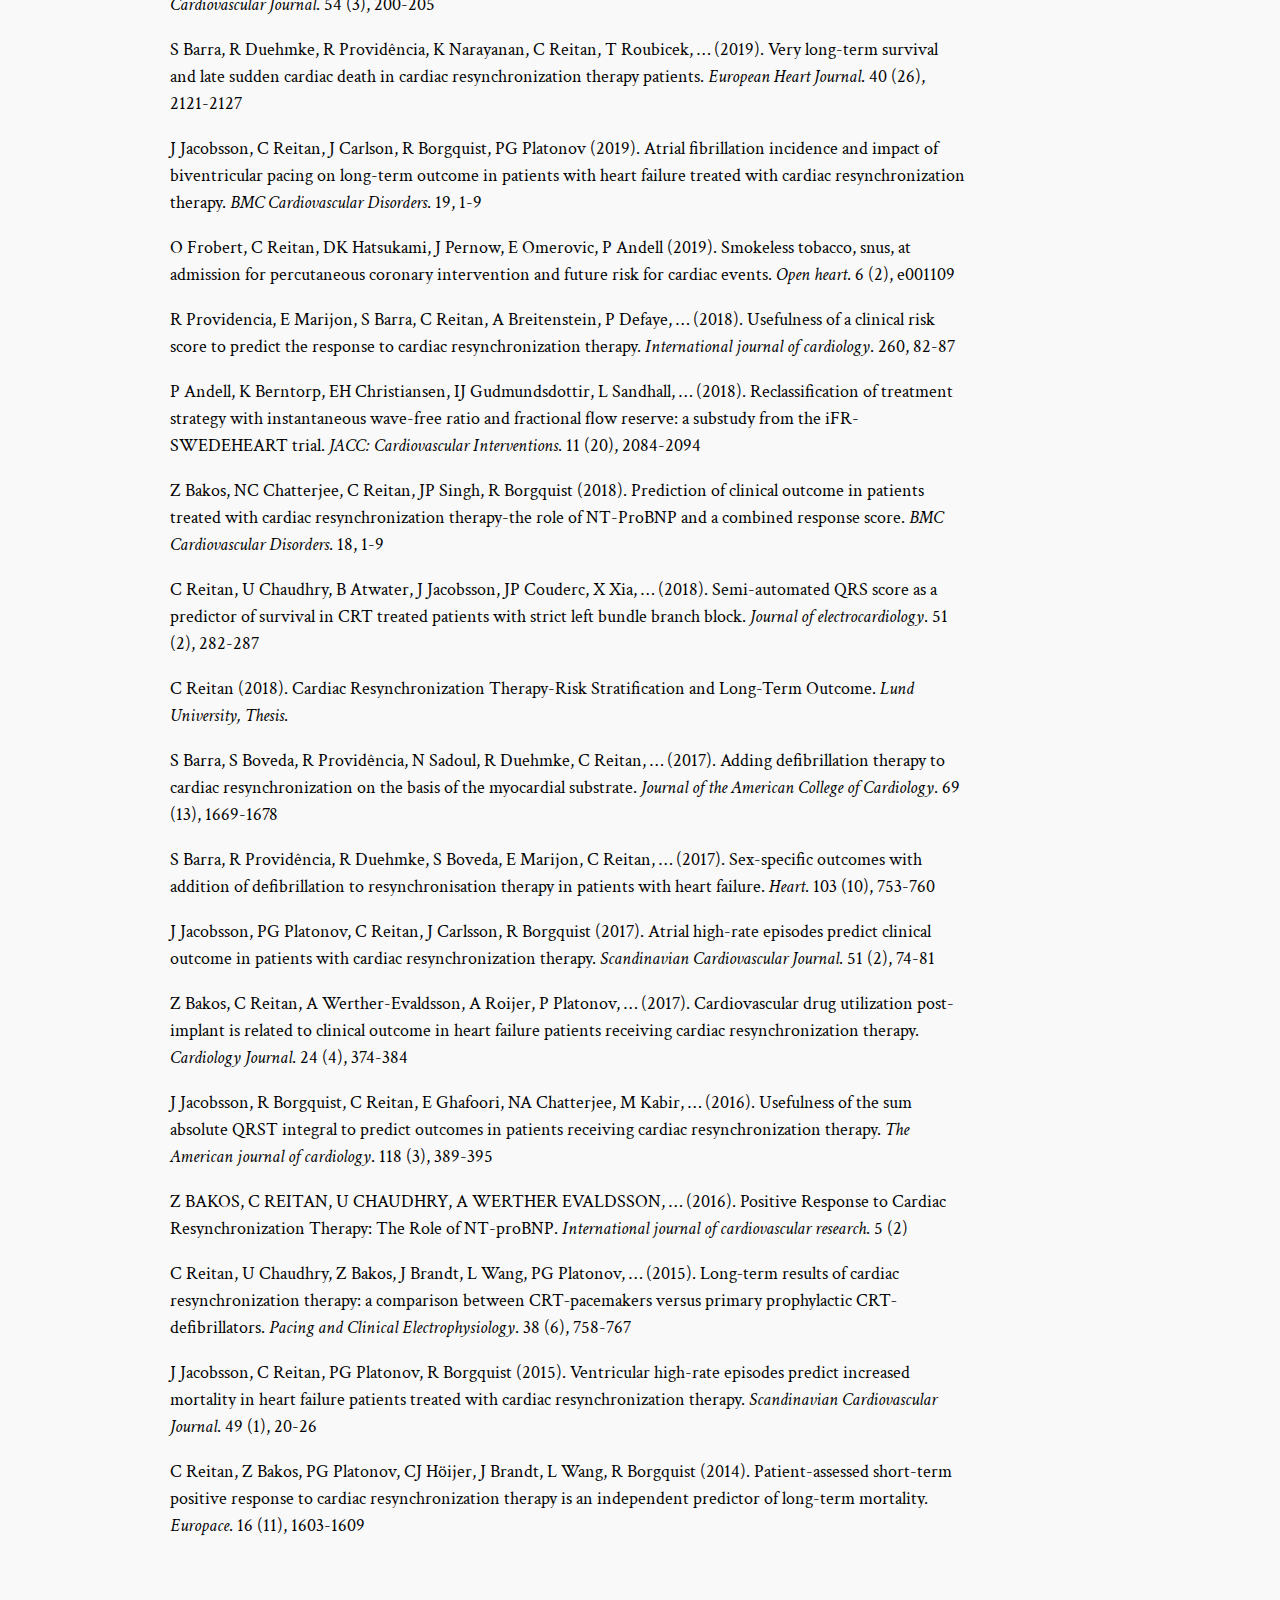
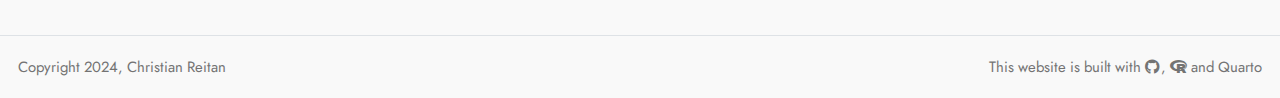
<file: CV.html>
<!DOCTYPE html>
<html xmlns="http://www.w3.org/1999/xhtml" lang="en" xml:lang="en"><head>

<meta charset="utf-8">
<meta name="generator" content="quarto-1.2.269">

<meta name="viewport" content="width=device-width, initial-scale=1.0, user-scalable=yes">


<title>CR – cv</title>
<style>
code{white-space: pre-wrap;}
span.smallcaps{font-variant: small-caps;}
div.columns{display: flex; gap: min(4vw, 1.5em);}
div.column{flex: auto; overflow-x: auto;}
div.hanging-indent{margin-left: 1.5em; text-indent: -1.5em;}
ul.task-list{list-style: none;}
ul.task-list li input[type="checkbox"] {
  width: 0.8em;
  margin: 0 0.8em 0.2em -1.6em;
  vertical-align: middle;
}
</style>


<script src="site_libs/quarto-nav/quarto-nav.js"></script>
<script src="site_libs/quarto-nav/headroom.min.js"></script>
<script src="site_libs/clipboard/clipboard.min.js"></script>
<script src="site_libs/quarto-search/autocomplete.umd.js"></script>
<script src="site_libs/quarto-search/fuse.min.js"></script>
<script src="site_libs/quarto-search/quarto-search.js"></script>
<meta name="quarto:offset" content="./">
<script src="site_libs/quarto-html/quarto.js"></script>
<script src="site_libs/quarto-html/popper.min.js"></script>
<script src="site_libs/quarto-html/tippy.umd.min.js"></script>
<script src="site_libs/quarto-html/anchor.min.js"></script>
<link href="site_libs/quarto-html/tippy.css" rel="stylesheet">
<link href="site_libs/quarto-html/quarto-syntax-highlighting.css" rel="stylesheet" id="quarto-text-highlighting-styles">
<script src="site_libs/bootstrap/bootstrap.min.js"></script>
<link href="site_libs/bootstrap/bootstrap-icons.css" rel="stylesheet">
<link href="site_libs/bootstrap/bootstrap.min.css" rel="stylesheet" id="quarto-bootstrap" data-mode="light">
<link href="site_libs/quarto-contrib/fontawesome6-0.1.0/all.css" rel="stylesheet">
<link href="site_libs/quarto-contrib/fontawesome6-0.1.0/latex-fontsize.css" rel="stylesheet">
<script id="quarto-search-options" type="application/json">{
  "location": "navbar",
  "copy-button": false,
  "collapse-after": 3,
  "panel-placement": "end",
  "type": "overlay",
  "limit": 20,
  "language": {
    "search-no-results-text": "No results",
    "search-matching-documents-text": "matching documents",
    "search-copy-link-title": "Copy link to search",
    "search-hide-matches-text": "Hide additional matches",
    "search-more-match-text": "more match in this document",
    "search-more-matches-text": "more matches in this document",
    "search-clear-button-title": "Clear",
    "search-detached-cancel-button-title": "Cancel",
    "search-submit-button-title": "Submit"
  }
}</script>


</head>

<body class="nav-fixed">

<div id="quarto-search-results"></div>
  <header id="quarto-header" class="headroom fixed-top">
    <nav class="navbar navbar-expand-lg navbar-dark ">
      <div class="navbar-container container-fluid">
      <div class="navbar-brand-container">
    <a class="navbar-brand" href="./index.html">
    <span class="navbar-title">CR</span>
    </a>
  </div>
          <button class="navbar-toggler" type="button" data-bs-toggle="collapse" data-bs-target="#navbarCollapse" aria-controls="navbarCollapse" aria-expanded="false" aria-label="Toggle navigation" onclick="if (window.quartoToggleHeadroom) { window.quartoToggleHeadroom(); }">
  <span class="navbar-toggler-icon"></span>
</button>
          <div class="collapse navbar-collapse" id="navbarCollapse">
            <ul class="navbar-nav navbar-nav-scroll ms-auto">
  <li class="nav-item">
    <a class="nav-link" href="./index.html">
 <span class="menu-text">Home</span></a>
  </li>  
  <li class="nav-item">
    <a class="nav-link" href="./posts.html">
 <span class="menu-text">Posts</span></a>
  </li>  
  <li class="nav-item">
    <a class="nav-link active" href="./CV.html" aria-current="page">
 <span class="menu-text">CV</span></a>
  </li>  
  <li class="nav-item compact">
    <a class="nav-link" href="https://github.com/reitancorp"><i class="bi bi-github" role="img">
</i> 
 <span class="menu-text"></span></a>
  </li>  
</ul>
              <div id="quarto-search" class="" title="Search"></div>
          </div> <!-- /navcollapse -->
      </div> <!-- /container-fluid -->
    </nav>
</header>
<!-- content -->
<div id="quarto-content" class="quarto-container page-columns page-rows-contents page-layout-article page-navbar">
<!-- sidebar -->
<!-- margin-sidebar -->
    <div id="quarto-margin-sidebar" class="sidebar margin-sidebar">
        <nav id="TOC" role="doc-toc" class="toc-active">
    <h2 id="toc-title">On this page</h2>
   
  <ul>
  <li><a href="#cv" id="toc-cv" class="nav-link active" data-scroll-target="#cv">CV</a>
  <ul class="collapse">
  <li><a href="#experience" id="toc-experience" class="nav-link" data-scroll-target="#experience">Experience</a></li>
  <li><a href="#education" id="toc-education" class="nav-link" data-scroll-target="#education">Education</a></li>
  <li><a href="#publications" id="toc-publications" class="nav-link" data-scroll-target="#publications">Publications</a></li>
  </ul></li>
  </ul>
</nav>
    </div>
<!-- main -->
<main class="content" id="quarto-document-content">



<section id="cv" class="level1">
<h1>CV</h1>
<p>A PDF version can be downloaded <a href="https://github.com/reitancorp/cv/raw/master/cv/cv.pdf">here</a>.</p>
<section id="experience" class="level2">
<h2 class="anchored" data-anchor-id="experience">Experience</h2>
<p>Resident physician, Cardiology | 2020 - Current<br>
Danderyd Hospital, Dept. of Cardiology | Stockholm, Sweden</p>
<p>Researcher | 2020 - Current<br>
Karolinska institutet, Institution for Clinical Sciences Danderyd Hospital | Stockholm, Sweden</p>
<p>Surgeon, licensed physician | 2018 - 2020<br>
Karolinska University Hospital, Dept. of Cardiothoracic surgery | Stockholm, Sweden</p>
<p>Surgeon, licensed physician | 2017 - 2018<br>
Scania University Hospital, Dept. of Cardiothoracic surgery | Lund, Sweden</p>
<p>Medical internship, reseach profile (AT) | 2015-2017<br>
Scania University Hospital | Malmö, Sweden</p>
<p>Junior surgeon | 2014 - 2015<br>
Karolinska University Hospital, Dept. of Cardiothoracic surgery | Stockholm, Sweden</p>
<p>Junior Doctor | 2014-2014<br>
Scania University Hospital, Emergency department | Lund, Sweden</p>
</section>
<section id="education" class="level2">
<h2 class="anchored" data-anchor-id="education">Education</h2>
<p>PhD, Cardiology | 2014-2018<br>
Lund University | Stockholm, Sweden</p>
<p>Medical School, MD | 2008-2014<br>
Lund University | Lund, Sweden</p>
</section>
<section id="publications" class="level2">
<h2 class="anchored" data-anchor-id="publications">Publications</h2>
<p><a href="https://scholar.google.com/citations?view_op=view_citation&amp;hl=en&amp;user=S3TOd7gAAAAJ&amp;citation_for_view=S3TOd7gAAAAJ:ZeXyd9-uunAC">C Reitan, P Andell, J Alfredsson, D Erlinge, R Hofmann, B Lindahl, … (2024). Excess Mortality and Loss of Life Expectancy After Myocardial Infarction: A Registry-Based Matched Cohort Study. <em>Circulation</em>.</a></p>
<p><a href="https://scholar.google.com/citations?view_op=view_citation&amp;hl=en&amp;user=S3TOd7gAAAAJ&amp;citation_for_view=S3TOd7gAAAAJ:Wp0gIr-vW9MC">E Hamilton, L Desta, A Lundberg, J Alfredsson, C Christersson, D Erlinge, … (2023). Prevalence and prognostic impact of left ventricular systolic dysfunction or pulmonary congestion after acute myocardial infarction. <em>ESC Heart Failure</em>. 10 (2), 1347-1357</a></p>
<p><a href="https://scholar.google.com/citations?view_op=view_citation&amp;hl=en&amp;user=S3TOd7gAAAAJ&amp;citation_for_view=S3TOd7gAAAAJ:4DMP91E08xMC">E Ekblom‐Bak, M Börjesson, F Bergman, G Bergström, A Dahlin‐Almevall, … (2022). Accelerometer derived physical activity patterns in 27.890 middle‐aged adults: the SCAPIS cohort study. <em>Scandinavian journal of medicine &amp; science in sports</em>. 32 (5), 866-880</a></p>
<p><a href="https://scholar.google.com/citations?view_op=view_citation&amp;hl=en&amp;user=S3TOd7gAAAAJ&amp;citation_for_view=S3TOd7gAAAAJ:M3ejUd6NZC8C">C Reitan, PG Platonov, R Borgquist (2021). The CHA2DS2-VASc Score and Its Association with Long-Term Outcome in a Cardiac Resynchronization Therapy Population. <em>Cardiology</em>. 146 (4), 453-463</a></p>
<p><a href="https://scholar.google.com/citations?view_op=view_citation&amp;hl=en&amp;user=S3TOd7gAAAAJ&amp;citation_for_view=S3TOd7gAAAAJ:YOwf2qJgpHMC">J Jacobsson, J Carlson, C Reitan, R Borgquist, PG Platonov (2020). Interatrial block predicts atrial fibrillation and total mortality in patients with cardiac resynchronization therapy. <em>Cardiology</em>. 145 (11), 720-729</a></p>
<p><a href="https://scholar.google.com/citations?view_op=view_citation&amp;hl=en&amp;user=S3TOd7gAAAAJ&amp;citation_for_view=S3TOd7gAAAAJ:Zph67rFs4hoC">L Malgerud, E Maret, C Reitan, T Ivert (2020). Active chest tube clearance after aortic valve surgery did not influence amount residual pericardial fluid after aortic valve replacement in a randomised trial. <em>Scandinavian Cardiovascular Journal</em>. 54 (3), 200-205</a></p>
<p><a href="https://scholar.google.com/citations?view_op=view_citation&amp;hl=en&amp;user=S3TOd7gAAAAJ&amp;citation_for_view=S3TOd7gAAAAJ:hqOjcs7Dif8C">S Barra, R Duehmke, R Providência, K Narayanan, C Reitan, T Roubicek, … (2019). Very long-term survival and late sudden cardiac death in cardiac resynchronization therapy patients. <em>European Heart Journal</em>. 40 (26), 2121-2127</a></p>
<p><a href="https://scholar.google.com/citations?view_op=view_citation&amp;hl=en&amp;user=S3TOd7gAAAAJ&amp;citation_for_view=S3TOd7gAAAAJ:5nxA0vEk-isC">J Jacobsson, C Reitan, J Carlson, R Borgquist, PG Platonov (2019). Atrial fibrillation incidence and impact of biventricular pacing on long-term outcome in patients with heart failure treated with cardiac resynchronization therapy. <em>BMC Cardiovascular Disorders</em>. 19, 1-9</a></p>
<p><a href="https://scholar.google.com/citations?view_op=view_citation&amp;hl=en&amp;user=S3TOd7gAAAAJ&amp;citation_for_view=S3TOd7gAAAAJ:8k81kl-MbHgC">O Frobert, C Reitan, DK Hatsukami, J Pernow, E Omerovic, P Andell (2019). Smokeless tobacco, snus, at admission for percutaneous coronary intervention and future risk for cardiac events. <em>Open heart</em>. 6 (2), e001109</a></p>
<p><a href="https://scholar.google.com/citations?view_op=view_citation&amp;hl=en&amp;user=S3TOd7gAAAAJ&amp;citation_for_view=S3TOd7gAAAAJ:YsMSGLbcyi4C">R Providencia, E Marijon, S Barra, C Reitan, A Breitenstein, P Defaye, … (2018). Usefulness of a clinical risk score to predict the response to cardiac resynchronization therapy. <em>International journal of cardiology</em>. 260, 82-87</a></p>
<p><a href="https://scholar.google.com/citations?view_op=view_citation&amp;hl=en&amp;user=S3TOd7gAAAAJ&amp;citation_for_view=S3TOd7gAAAAJ:LkGwnXOMwfcC">P Andell, K Berntorp, EH Christiansen, IJ Gudmundsdottir, L Sandhall, … (2018). Reclassification of treatment strategy with instantaneous wave-free ratio and fractional flow reserve: a substudy from the iFR-SWEDEHEART trial. <em>JACC: Cardiovascular Interventions</em>. 11 (20), 2084-2094</a></p>
<p><a href="https://scholar.google.com/citations?view_op=view_citation&amp;hl=en&amp;user=S3TOd7gAAAAJ&amp;citation_for_view=S3TOd7gAAAAJ:eQOLeE2rZwMC">Z Bakos, NC Chatterjee, C Reitan, JP Singh, R Borgquist (2018). Prediction of clinical outcome in patients treated with cardiac resynchronization therapy-the role of NT-ProBNP and a combined response score. <em>BMC Cardiovascular Disorders</em>. 18, 1-9</a></p>
<p><a href="https://scholar.google.com/citations?view_op=view_citation&amp;hl=en&amp;user=S3TOd7gAAAAJ&amp;citation_for_view=S3TOd7gAAAAJ:W7OEmFMy1HYC">C Reitan, U Chaudhry, B Atwater, J Jacobsson, JP Couderc, X Xia, … (2018). Semi-automated QRS score as a predictor of survival in CRT treated patients with strict left bundle branch block. <em>Journal of electrocardiology</em>. 51 (2), 282-287</a></p>
<p><a href="https://scholar.google.com/citations?view_op=view_citation&amp;hl=en&amp;user=S3TOd7gAAAAJ&amp;citation_for_view=S3TOd7gAAAAJ:WF5omc3nYNoC">C Reitan (2018). Cardiac Resynchronization Therapy-Risk Stratification and Long-Term Outcome. <em>Lund University, Thesis</em>.</a></p>
<p><a href="https://scholar.google.com/citations?view_op=view_citation&amp;hl=en&amp;user=S3TOd7gAAAAJ&amp;citation_for_view=S3TOd7gAAAAJ:9yKSN-GCB0IC">S Barra, S Boveda, R Providência, N Sadoul, R Duehmke, C Reitan, … (2017). Adding defibrillation therapy to cardiac resynchronization on the basis of the myocardial substrate. <em>Journal of the American College of Cardiology</em>. 69 (13), 1669-1678</a></p>
<p><a href="https://scholar.google.com/citations?view_op=view_citation&amp;hl=en&amp;user=S3TOd7gAAAAJ&amp;citation_for_view=S3TOd7gAAAAJ:2osOgNQ5qMEC">S Barra, R Providência, R Duehmke, S Boveda, E Marijon, C Reitan, … (2017). Sex-specific outcomes with addition of defibrillation to resynchronisation therapy in patients with heart failure. <em>Heart</em>. 103 (10), 753-760</a></p>
<p><a href="https://scholar.google.com/citations?view_op=view_citation&amp;hl=en&amp;user=S3TOd7gAAAAJ&amp;citation_for_view=S3TOd7gAAAAJ:Tyk-4Ss8FVUC">J Jacobsson, PG Platonov, C Reitan, J Carlsson, R Borgquist (2017). Atrial high-rate episodes predict clinical outcome in patients with cardiac resynchronization therapy. <em>Scandinavian Cardiovascular Journal</em>. 51 (2), 74-81</a></p>
<p><a href="https://scholar.google.com/citations?view_op=view_citation&amp;hl=en&amp;user=S3TOd7gAAAAJ&amp;citation_for_view=S3TOd7gAAAAJ:qjMakFHDy7sC">Z Bakos, C Reitan, A Werther-Evaldsson, A Roijer, P Platonov, … (2017). Cardiovascular drug utilization post-implant is related to clinical outcome in heart failure patients receiving cardiac resynchronization therapy. <em>Cardiology Journal</em>. 24 (4), 374-384</a></p>
<p><a href="https://scholar.google.com/citations?view_op=view_citation&amp;hl=en&amp;user=S3TOd7gAAAAJ&amp;citation_for_view=S3TOd7gAAAAJ:zYLM7Y9cAGgC">J Jacobsson, R Borgquist, C Reitan, E Ghafoori, NA Chatterjee, M Kabir, … (2016). Usefulness of the sum absolute QRST integral to predict outcomes in patients receiving cardiac resynchronization therapy. <em>The American journal of cardiology</em>. 118 (3), 389-395</a></p>
<p><a href="https://scholar.google.com/citations?view_op=view_citation&amp;hl=en&amp;user=S3TOd7gAAAAJ&amp;citation_for_view=S3TOd7gAAAAJ:Y0pCki6q_DkC">Z BAKOS, C REITAN, U CHAUDHRY, A WERTHER EVALDSSON, … (2016). Positive Response to Cardiac Resynchronization Therapy: The Role of NT-proBNP. <em>International journal of cardiovascular research</em>. 5 (2)</a></p>
<p><a href="https://scholar.google.com/citations?view_op=view_citation&amp;hl=en&amp;user=S3TOd7gAAAAJ&amp;citation_for_view=S3TOd7gAAAAJ:u5HHmVD_uO8C">C Reitan, U Chaudhry, Z Bakos, J Brandt, L Wang, PG Platonov, … (2015). Long‐term results of cardiac resynchronization therapy: a comparison between CRT‐pacemakers versus primary prophylactic CRT‐defibrillators. <em>Pacing and Clinical Electrophysiology</em>. 38 (6), 758-767</a></p>
<p><a href="https://scholar.google.com/citations?view_op=view_citation&amp;hl=en&amp;user=S3TOd7gAAAAJ&amp;citation_for_view=S3TOd7gAAAAJ:d1gkVwhDpl0C">J Jacobsson, C Reitan, PG Platonov, R Borgquist (2015). Ventricular high-rate episodes predict increased mortality in heart failure patients treated with cardiac resynchronization therapy. <em>Scandinavian Cardiovascular Journal</em>. 49 (1), 20-26</a></p>
<p><a href="https://scholar.google.com/citations?view_op=view_citation&amp;hl=en&amp;user=S3TOd7gAAAAJ&amp;citation_for_view=S3TOd7gAAAAJ:u-x6o8ySG0sC">C Reitan, Z Bakos, PG Platonov, CJ Höijer, J Brandt, L Wang, R Borgquist (2014). Patient-assessed short-term positive response to cardiac resynchronization therapy is an independent predictor of long-term mortality. <em>Europace</em>. 16 (11), 1603-1609</a></p>


</section>
</section>

</main> <!-- /main -->
<script id="quarto-html-after-body" type="application/javascript">
window.document.addEventListener("DOMContentLoaded", function (event) {
  const toggleBodyColorMode = (bsSheetEl) => {
    const mode = bsSheetEl.getAttribute("data-mode");
    const bodyEl = window.document.querySelector("body");
    if (mode === "dark") {
      bodyEl.classList.add("quarto-dark");
      bodyEl.classList.remove("quarto-light");
    } else {
      bodyEl.classList.add("quarto-light");
      bodyEl.classList.remove("quarto-dark");
    }
  }
  const toggleBodyColorPrimary = () => {
    const bsSheetEl = window.document.querySelector("link#quarto-bootstrap");
    if (bsSheetEl) {
      toggleBodyColorMode(bsSheetEl);
    }
  }
  toggleBodyColorPrimary();  
  const icon = "";
  const anchorJS = new window.AnchorJS();
  anchorJS.options = {
    placement: 'right',
    icon: icon
  };
  anchorJS.add('.anchored');
  const clipboard = new window.ClipboardJS('.code-copy-button', {
    target: function(trigger) {
      return trigger.previousElementSibling;
    }
  });
  clipboard.on('success', function(e) {
    // button target
    const button = e.trigger;
    // don't keep focus
    button.blur();
    // flash "checked"
    button.classList.add('code-copy-button-checked');
    var currentTitle = button.getAttribute("title");
    button.setAttribute("title", "Copied!");
    let tooltip;
    if (window.bootstrap) {
      button.setAttribute("data-bs-toggle", "tooltip");
      button.setAttribute("data-bs-placement", "left");
      button.setAttribute("data-bs-title", "Copied!");
      tooltip = new bootstrap.Tooltip(button, 
        { trigger: "manual", 
          customClass: "code-copy-button-tooltip",
          offset: [0, -8]});
      tooltip.show();    
    }
    setTimeout(function() {
      if (tooltip) {
        tooltip.hide();
        button.removeAttribute("data-bs-title");
        button.removeAttribute("data-bs-toggle");
        button.removeAttribute("data-bs-placement");
      }
      button.setAttribute("title", currentTitle);
      button.classList.remove('code-copy-button-checked');
    }, 1000);
    // clear code selection
    e.clearSelection();
  });
  function tippyHover(el, contentFn) {
    const config = {
      allowHTML: true,
      content: contentFn,
      maxWidth: 500,
      delay: 100,
      arrow: false,
      appendTo: function(el) {
          return el.parentElement;
      },
      interactive: true,
      interactiveBorder: 10,
      theme: 'quarto',
      placement: 'bottom-start'
    };
    window.tippy(el, config); 
  }
  const noterefs = window.document.querySelectorAll('a[role="doc-noteref"]');
  for (var i=0; i<noterefs.length; i++) {
    const ref = noterefs[i];
    tippyHover(ref, function() {
      // use id or data attribute instead here
      let href = ref.getAttribute('data-footnote-href') || ref.getAttribute('href');
      try { href = new URL(href).hash; } catch {}
      const id = href.replace(/^#\/?/, "");
      const note = window.document.getElementById(id);
      return note.innerHTML;
    });
  }
  const findCites = (el) => {
    const parentEl = el.parentElement;
    if (parentEl) {
      const cites = parentEl.dataset.cites;
      if (cites) {
        return {
          el,
          cites: cites.split(' ')
        };
      } else {
        return findCites(el.parentElement)
      }
    } else {
      return undefined;
    }
  };
  var bibliorefs = window.document.querySelectorAll('a[role="doc-biblioref"]');
  for (var i=0; i<bibliorefs.length; i++) {
    const ref = bibliorefs[i];
    const citeInfo = findCites(ref);
    if (citeInfo) {
      tippyHover(citeInfo.el, function() {
        var popup = window.document.createElement('div');
        citeInfo.cites.forEach(function(cite) {
          var citeDiv = window.document.createElement('div');
          citeDiv.classList.add('hanging-indent');
          citeDiv.classList.add('csl-entry');
          var biblioDiv = window.document.getElementById('ref-' + cite);
          if (biblioDiv) {
            citeDiv.innerHTML = biblioDiv.innerHTML;
          }
          popup.appendChild(citeDiv);
        });
        return popup.innerHTML;
      });
    }
  }
});
</script>
</div> <!-- /content -->
<footer class="footer">
  <div class="nav-footer">
    <div class="nav-footer-left">Copyright 2024, Christian Reitan</div>   
    <div class="nav-footer-right">This website is built with <a href="https://github.com/samanthacsik/samanthacsik.github.io" target="_blank"><i class="fa-brands fa-github" title="GitHub octocat logo" aria-label="github"></i></a>, <a href="https://www.r-project.org/about.html" target="_blank"><i class="fa-brands fa-r-project" title="R Project" aria-label="r-project"></i></a> and <a href="https://quarto.org/" target="_blank">Quarto</a></div>
  </div>
</footer>



</body></html>
</file>
<file: site_libs/quarto-html/tippy.css>
.tippy-box[data-animation=fade][data-state=hidden]{opacity:0}[data-tippy-root]{max-width:calc(100vw - 10px)}.tippy-box{position:relative;background-color:#333;color:#fff;border-radius:4px;font-size:14px;line-height:1.4;white-space:normal;outline:0;transition-property:transform,visibility,opacity}.tippy-box[data-placement^=top]>.tippy-arrow{bottom:0}.tippy-box[data-placement^=top]>.tippy-arrow:before{bottom:-7px;left:0;border-width:8px 8px 0;border-top-color:initial;transform-origin:center top}.tippy-box[data-placement^=bottom]>.tippy-arrow{top:0}.tippy-box[data-placement^=bottom]>.tippy-arrow:before{top:-7px;left:0;border-width:0 8px 8px;border-bottom-color:initial;transform-origin:center bottom}.tippy-box[data-placement^=left]>.tippy-arrow{right:0}.tippy-box[data-placement^=left]>.tippy-arrow:before{border-width:8px 0 8px 8px;border-left-color:initial;right:-7px;transform-origin:center left}.tippy-box[data-placement^=right]>.tippy-arrow{left:0}.tippy-box[data-placement^=right]>.tippy-arrow:before{left:-7px;border-width:8px 8px 8px 0;border-right-color:initial;transform-origin:center right}.tippy-box[data-inertia][data-state=visible]{transition-timing-function:cubic-bezier(.54,1.5,.38,1.11)}.tippy-arrow{width:16px;height:16px;color:#333}.tippy-arrow:before{content:"";position:absolute;border-color:transparent;border-style:solid}.tippy-content{position:relative;padding:5px 9px;z-index:1}
</file>
<file: site_libs/quarto-html/quarto-syntax-highlighting.css>
/* quarto syntax highlight colors */
:root {
  --quarto-hl-ot-color: #003B4F;
  --quarto-hl-at-color: #657422;
  --quarto-hl-ss-color: #20794D;
  --quarto-hl-an-color: #5E5E5E;
  --quarto-hl-fu-color: #4758AB;
  --quarto-hl-st-color: #20794D;
  --quarto-hl-cf-color: #003B4F;
  --quarto-hl-op-color: #5E5E5E;
  --quarto-hl-er-color: #AD0000;
  --quarto-hl-bn-color: #AD0000;
  --quarto-hl-al-color: #AD0000;
  --quarto-hl-va-color: #111111;
  --quarto-hl-bu-color: inherit;
  --quarto-hl-ex-color: inherit;
  --quarto-hl-pp-color: #AD0000;
  --quarto-hl-in-color: #5E5E5E;
  --quarto-hl-vs-color: #20794D;
  --quarto-hl-wa-color: #5E5E5E;
  --quarto-hl-do-color: #5E5E5E;
  --quarto-hl-im-color: #00769E;
  --quarto-hl-ch-color: #20794D;
  --quarto-hl-dt-color: #AD0000;
  --quarto-hl-fl-color: #AD0000;
  --quarto-hl-co-color: #5E5E5E;
  --quarto-hl-cv-color: #5E5E5E;
  --quarto-hl-cn-color: #8f5902;
  --quarto-hl-sc-color: #5E5E5E;
  --quarto-hl-dv-color: #AD0000;
  --quarto-hl-kw-color: #003B4F;
}

/* other quarto variables */
:root {
  --quarto-font-monospace: SFMono-Regular, Menlo, Monaco, Consolas, "Liberation Mono", "Courier New", monospace;
}

pre > code.sourceCode > span {
  color: #003B4F;
}

code span {
  color: #003B4F;
}

code.sourceCode > span {
  color: #003B4F;
}

div.sourceCode,
div.sourceCode pre.sourceCode {
  color: #003B4F;
}

code span.ot {
  color: #003B4F;
}

code span.at {
  color: #657422;
}

code span.ss {
  color: #20794D;
}

code span.an {
  color: #5E5E5E;
}

code span.fu {
  color: #4758AB;
}

code span.st {
  color: #20794D;
}

code span.cf {
  color: #003B4F;
}

code span.op {
  color: #5E5E5E;
}

code span.er {
  color: #AD0000;
}

code span.bn {
  color: #AD0000;
}

code span.al {
  color: #AD0000;
}

code span.va {
  color: #111111;
}

code span.pp {
  color: #AD0000;
}

code span.in {
  color: #5E5E5E;
}

code span.vs {
  color: #20794D;
}

code span.wa {
  color: #5E5E5E;
  font-style: italic;
}

code span.do {
  color: #5E5E5E;
  font-style: italic;
}

code span.im {
  color: #00769E;
}

code span.ch {
  color: #20794D;
}

code span.dt {
  color: #AD0000;
}

code span.fl {
  color: #AD0000;
}

code span.co {
  color: #5E5E5E;
}

code span.cv {
  color: #5E5E5E;
  font-style: italic;
}

code span.cn {
  color: #8f5902;
}

code span.sc {
  color: #5E5E5E;
}

code span.dv {
  color: #AD0000;
}

code span.kw {
  color: #003B4F;
}

.prevent-inlining {
  content: "</";
}

/*# sourceMappingURL=debc5d5d77c3f9108843748ff7464032.css.map */
</file>
<file: site_libs/quarto-contrib/fontawesome6-0.1.0/latex-fontsize.css>
.fa-tiny {
  font-size: 0.5em;
}
.fa-scriptsize {
  font-size: 0.7em;
}
.fa-footnotesize {
  font-size: 0.8em;
}
.fa-small {
  font-size: 0.9em;
}
.fa-normalsize {
  font-size: 1em;
}
.fa-large {
  font-size: 1.2em;
}
.fa-Large {
  font-size: 1.5em;
}
.fa-LARGE {
  font-size: 1.75em;
}
.fa-huge {
  font-size: 2em;
}
.fa-Huge {
  font-size: 2.5em;
}
</file>
